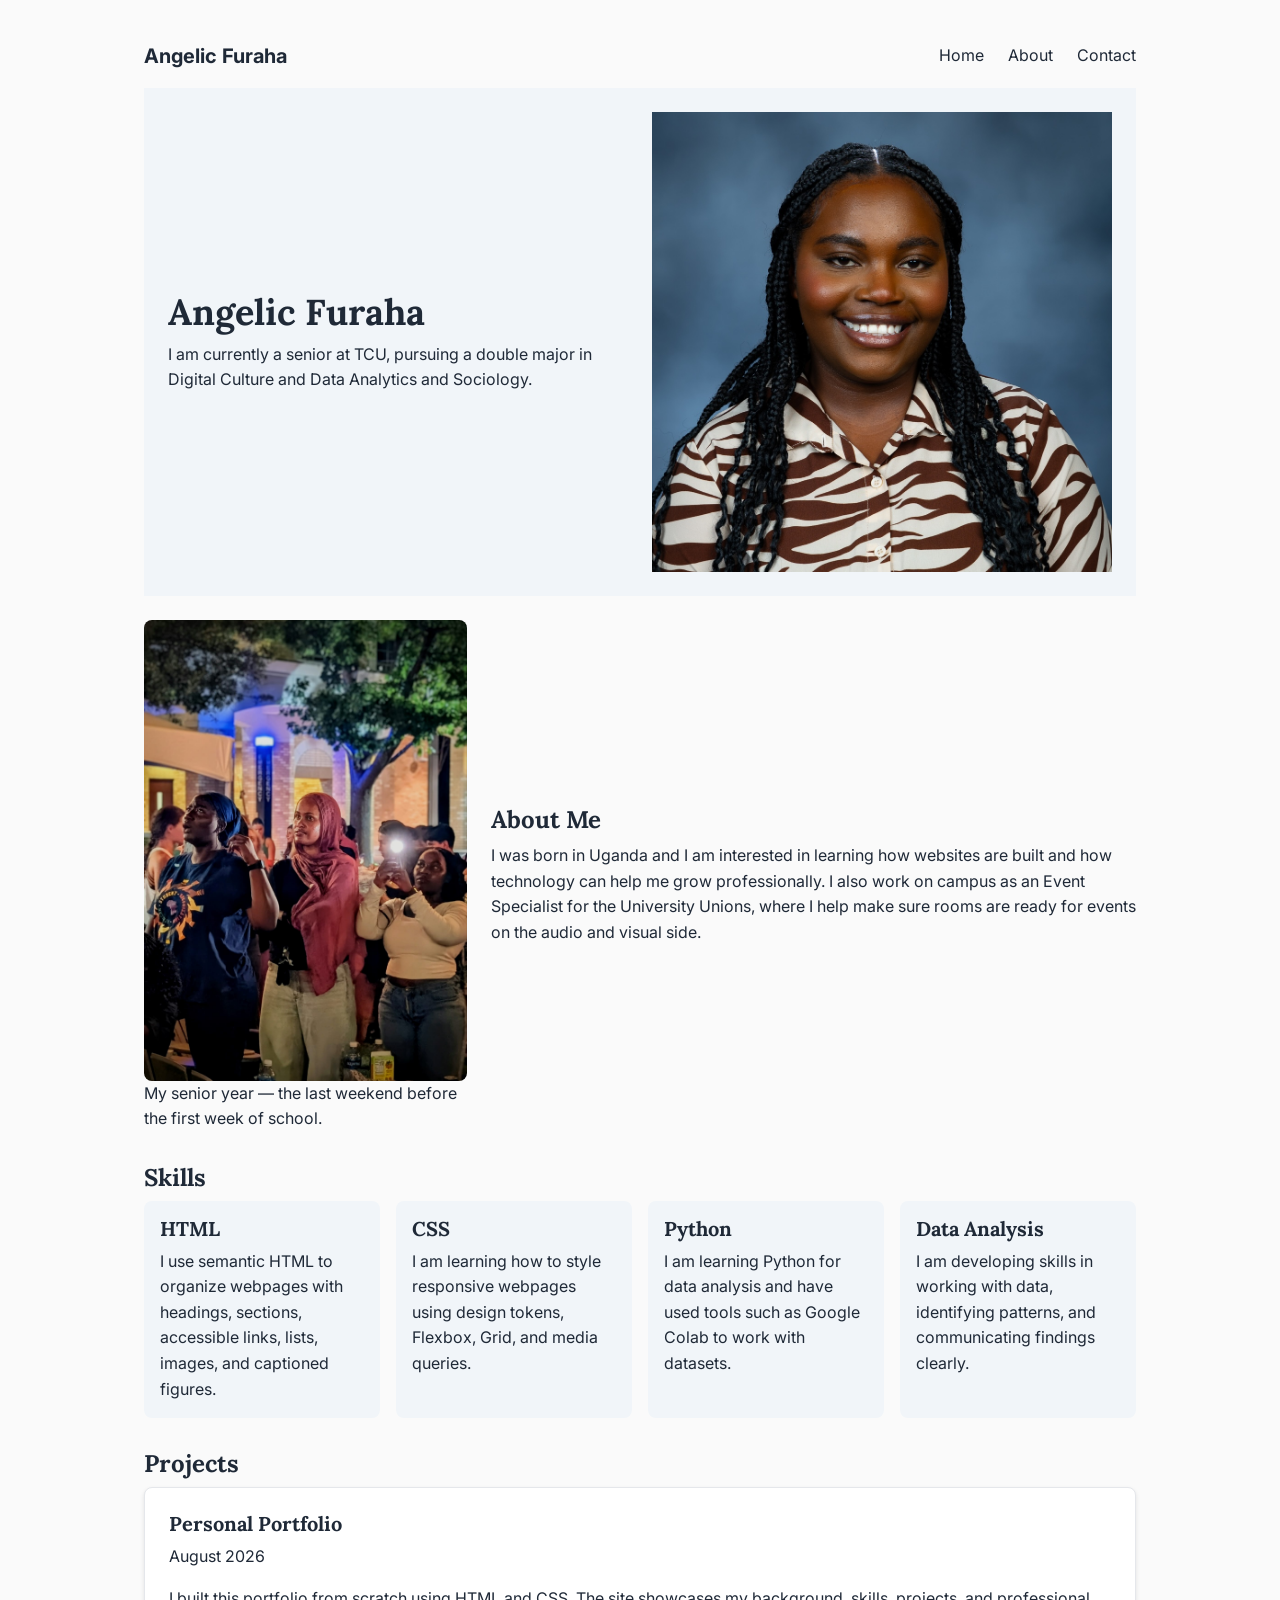
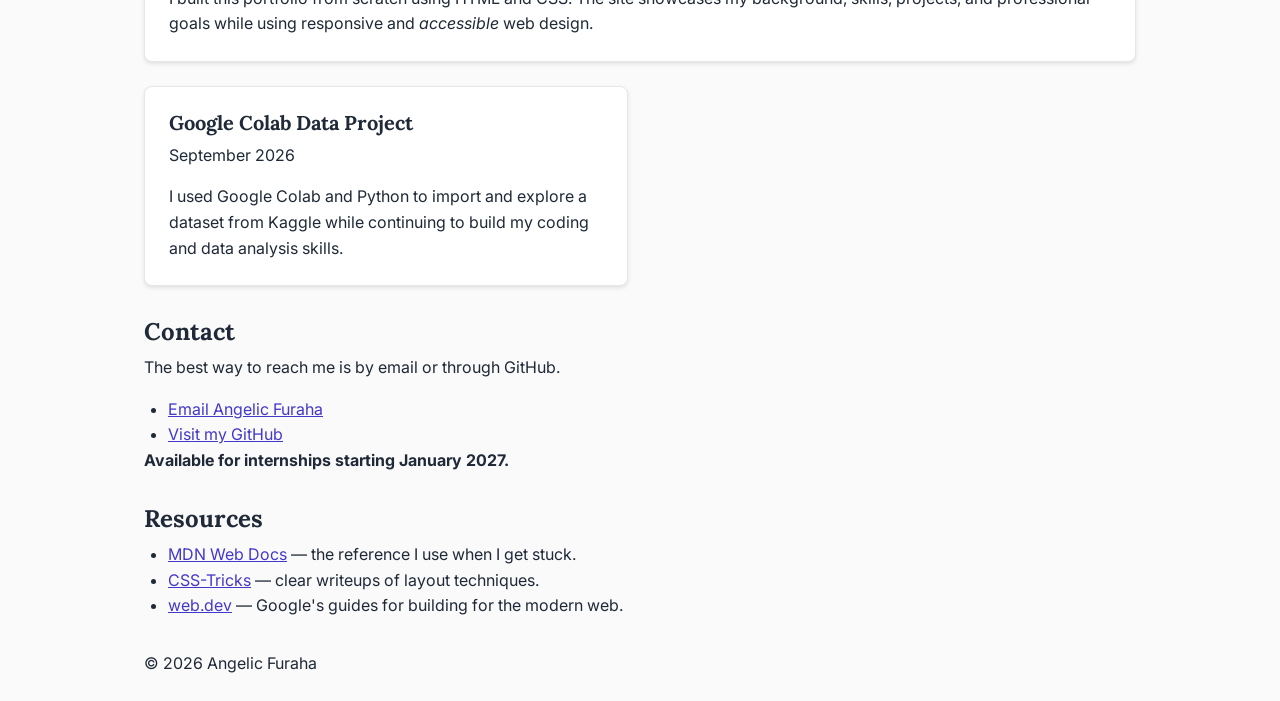
<file: index.html>
<!DOCTYPE html>
<html lang="en">

<head>
    <meta charset="UTF-8">
    <meta name="viewport" content="width=device-width, initial-scale=1.0">
    <title>Portfolio Home</title>
    <link rel="stylesheet" href="css/styles.css">
</head>

<body>

<nav class="nav-container">
   <a href="index.html" class="logo">Angelic Furaha</a>
   <div class="nav-links">
    <a href="index.html">Home</a>
    <a href="about.html">About</a>
    <a href="index.html#contact">Contact</a>
   </div>
</nav>

<header>
    <div class="header-text">
        <h1>Angelic Furaha</h1>
        <p>I am currently a senior at TCU, pursuing a double major in Digital Culture and Data Analytics and Sociology.</p>
    </div>

    <div class="header-pic">
        <img src="images/headshot_square.jpg" alt="Portrait of Angelic Furaha">
    </div>
</header>

<main>

    <section class="about">
        <div class="about-image">
            <figure>
                <img src="images/20260822_215015_6A0383.JPEG" alt="Fireworks during the weekend before the start of senior year">
                <figcaption>My senior year — the last weekend before the first week of school.</figcaption>
            </figure>
        </div>

        <div class="about-text">
            <h2 id="about">About Me</h2>
            <p>I was born in Uganda and I am interested in learning how websites are built and how technology can help me grow professionally. I also work on campus as an Event Specialist for the University Unions, where I help make sure rooms are ready for events on the audio and visual side.</p>
        </div>
    </section>

    <section id="skills">
        <h2>Skills</h2>

        <ul class="skills-grid">
            <li class="skill-card">
                <h3>HTML</h3>
                <p>I use semantic HTML to organize webpages with headings, sections, accessible links, lists, images, and captioned figures.</p>
            </li>

            <li class="skill-card">
                <h3>CSS</h3>
                <p>I am learning how to style responsive webpages using design tokens, Flexbox, Grid, and media queries.</p>
            </li>

            <li class="skill-card">
                <h3>Python</h3>
                <p>I am learning Python for data analysis and have used tools such as Google Colab to work with datasets.</p>
            </li>

            <li class="skill-card">
                <h3>Data Analysis</h3>
                <p>I am developing skills in working with data, identifying patterns, and communicating findings clearly.</p>
            </li>
        </ul>
    </section>

    <section id="projects">
        <h2>Projects</h2>

        <ul class="project-list">
            <li class="project-card featured">
                <h3>Personal Portfolio</h3>
                <p><time datetime="2026-08">August 2026</time></p>
                <p>I built this portfolio from scratch using HTML and CSS. The site showcases my background, skills, projects, and professional goals while using responsive and <em>accessible</em> web design.</p>
            </li>

            <li class="project-card">
                <h3>Google Colab Data Project</h3>
                <p><time datetime="2026-09">September 2026</time></p>
                <p>I used Google Colab and Python to import and explore a dataset from Kaggle while continuing to build my coding and data analysis skills.</p>
            </li>
        </ul>
    </section>

    <section id="contact">
        <h2>Contact</h2>
        <p>The best way to reach me is by email or through GitHub.</p>

        <ul>
            <li><a href="mailto:afuaha@tcu.edu">Email Angelic Furaha</a></li>
            <li><a href="https://github.com/furahaangelic-ai" target="_blank" rel="noopener">Visit my GitHub</a></li>
        </ul>

        <p><strong>Available for internships starting January 2027.</strong></p>
    </section>

</main>

<aside id="resources">
    <h2>Resources</h2>

    <ul>
        <li><a href="https://developer.mozilla.org/" target="_blank" rel="noopener">MDN Web Docs</a> — the reference I use when I get stuck.</li>
        <li><a href="https://css-tricks.com/" target="_blank" rel="noopener">CSS-Tricks</a> — clear writeups of layout techniques.</li>
        <li><a href="https://web.dev/" target="_blank" rel="noopener">web.dev</a> — Google's guides for building for the modern web.</li>
    </ul>
</aside>

<footer>
    <p>&copy; 2026 Angelic Furaha</p>
</footer>

</body>
</html>
</file>
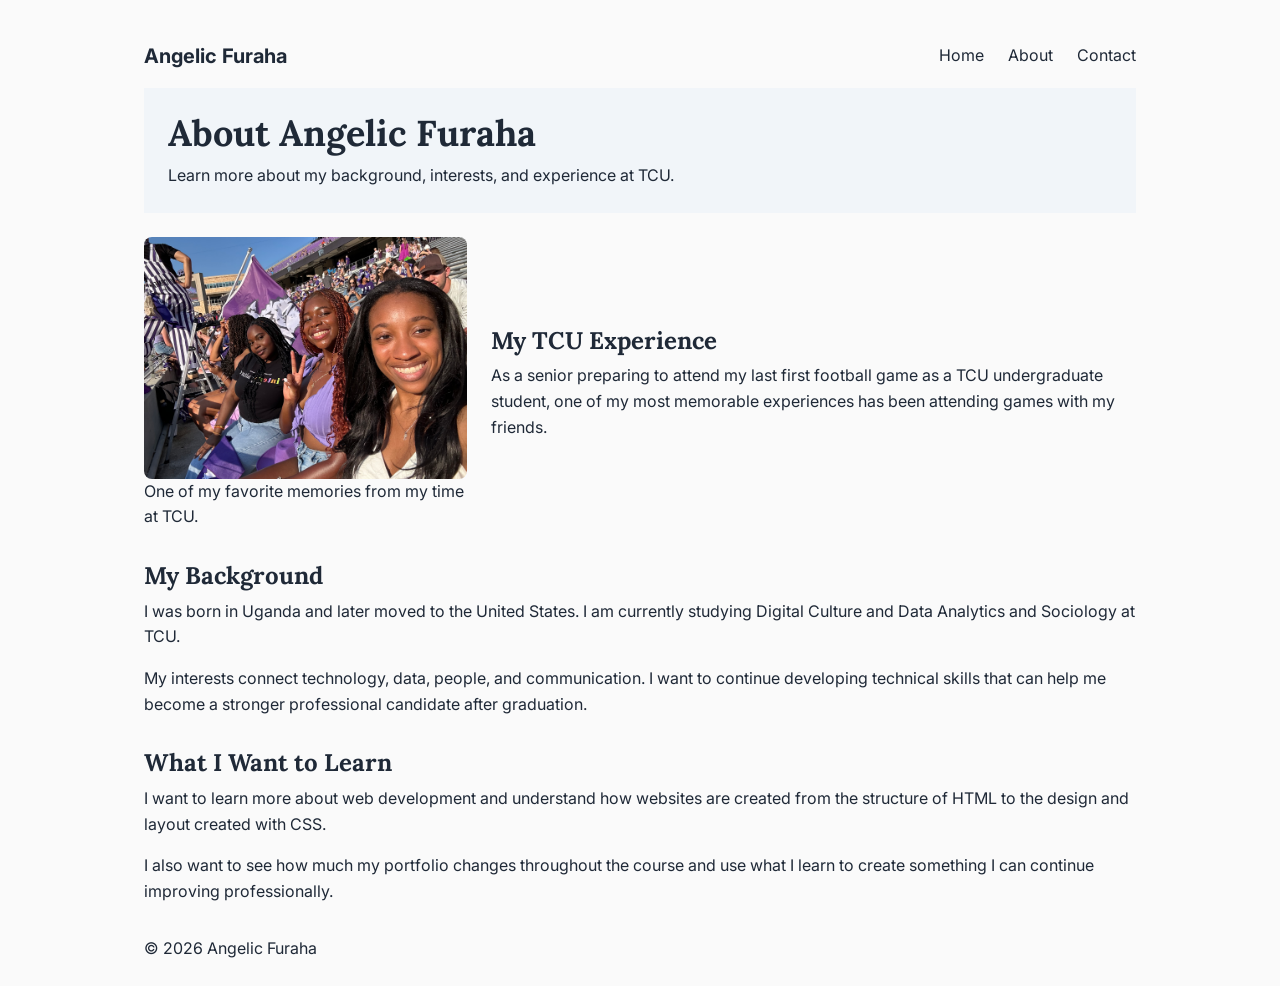
<file: about.html>
<!DOCTYPE html>
<html lang="en">

<head>
    <meta charset="UTF-8">
    <meta name="viewport" content="width=device-width, initial-scale=1.0">
    <title>About Angelic Furaha</title>
    <link rel="stylesheet" href="css/styles.css">
</head>

<body>

<nav class="nav-container">
   <a href="index.html" class="logo">Angelic Furaha</a>
   <div class="nav-links">
    <a href="index.html">Home</a>
    <a href="about.html">About</a>
    <a href="index.html#contact">Contact</a>
   </div>
</nav>

<header>
    <div class="header-text">
        <h1>About Angelic Furaha</h1>
        <p>Learn more about my background, interests, and experience at TCU.</p>
    </div>
</header>

<main>

    <section class="about">
        <div class="about-image">
            <figure>
                <img src="images/IMG_9199.jpeg" alt="Angelic Furaha attending a TCU football game">
                <figcaption>One of my favorite memories from my time at TCU.</figcaption>
            </figure>
        </div>

        <div class="about-text">
            <h2>My TCU Experience</h2>
            <p>As a senior preparing to attend my last first football game as a TCU undergraduate student, one of my most memorable experiences has been attending games with my friends.</p>
        </div>
    </section>

    <section>
        <h2>My Background</h2>
        <p>I was born in Uganda and later moved to the United States. I am currently studying Digital Culture and Data Analytics and Sociology at TCU.</p>

        <p>My interests connect technology, data, people, and communication. I want to continue developing technical skills that can help me become a stronger professional candidate after graduation.</p>
    </section>

    <section>
        <h2>What I Want to Learn</h2>
        <p>I want to learn more about web development and understand how websites are created from the structure of HTML to the design and layout created with CSS.</p>

        <p>I also want to see how much my portfolio changes throughout the course and use what I learn to create something I can continue improving professionally.</p>
    </section>

</main>

<footer>
    <p>&copy; 2026 Angelic Furaha</p>
</footer>

</body>
</html>
</file>
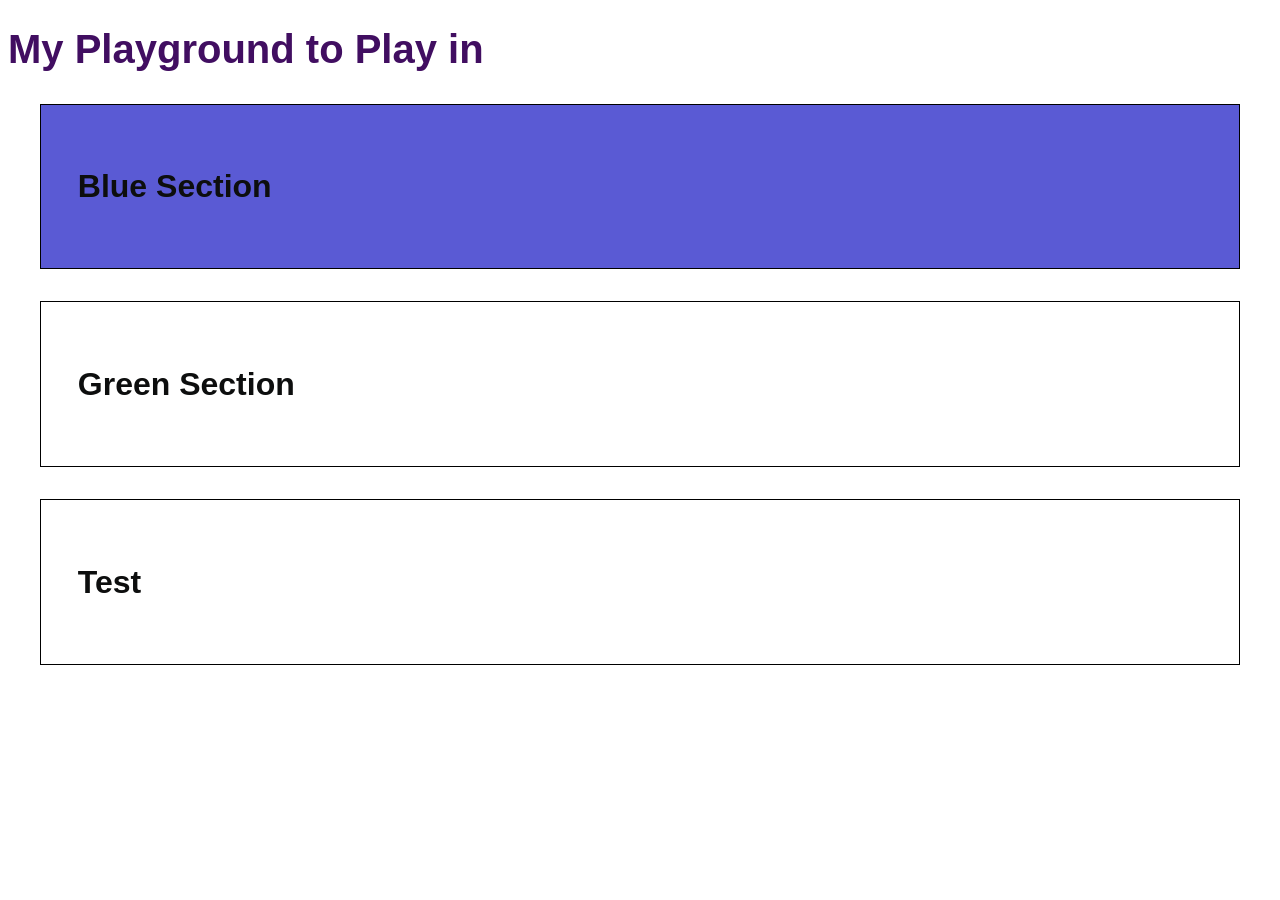
<file: sandbox.html>
<!DOCTYPE html>
<html lang="en">
<head>
    <meta charset="UTF-8">
    <meta name="viewport" content="width=device-width, initial-scale=1.0">
    <title>Document</title>

<!-- Inline CSS for learning purposes -->

<style>

h1 {
    color: rgb(65, 14, 97);


font-family:'Gill Sans', 'Gill Sans MT', Calibri, 'Trebuchet MS', sans-serif;
font-size: 2.5em;

}

h2 {
    color: rgb(13, 14, 14);
    font-family:'Gill Sans', 'Gill Sans MT', Calibri, 'Trebuchet MS', sans-serif;
    font-size: 2em;
    padding: 1em;
}
.blue{
    background-color: rgb(90, 90, 212);
}

section {
    border: 1px solid black;
    margin: 2em; 
    padding: .3em;
}



</style>







</head>
<body>

<main> 

    <h1> My Playground to Play in </h1>

<section class="blue">

    <h2> Blue Section </h2>

</section>


<section class="green">
    <h2> Green Section </h2>
</section>

<section>
    <h2> Test</h2>
</section>









</main>











    
</body>
 
</html>
</file>
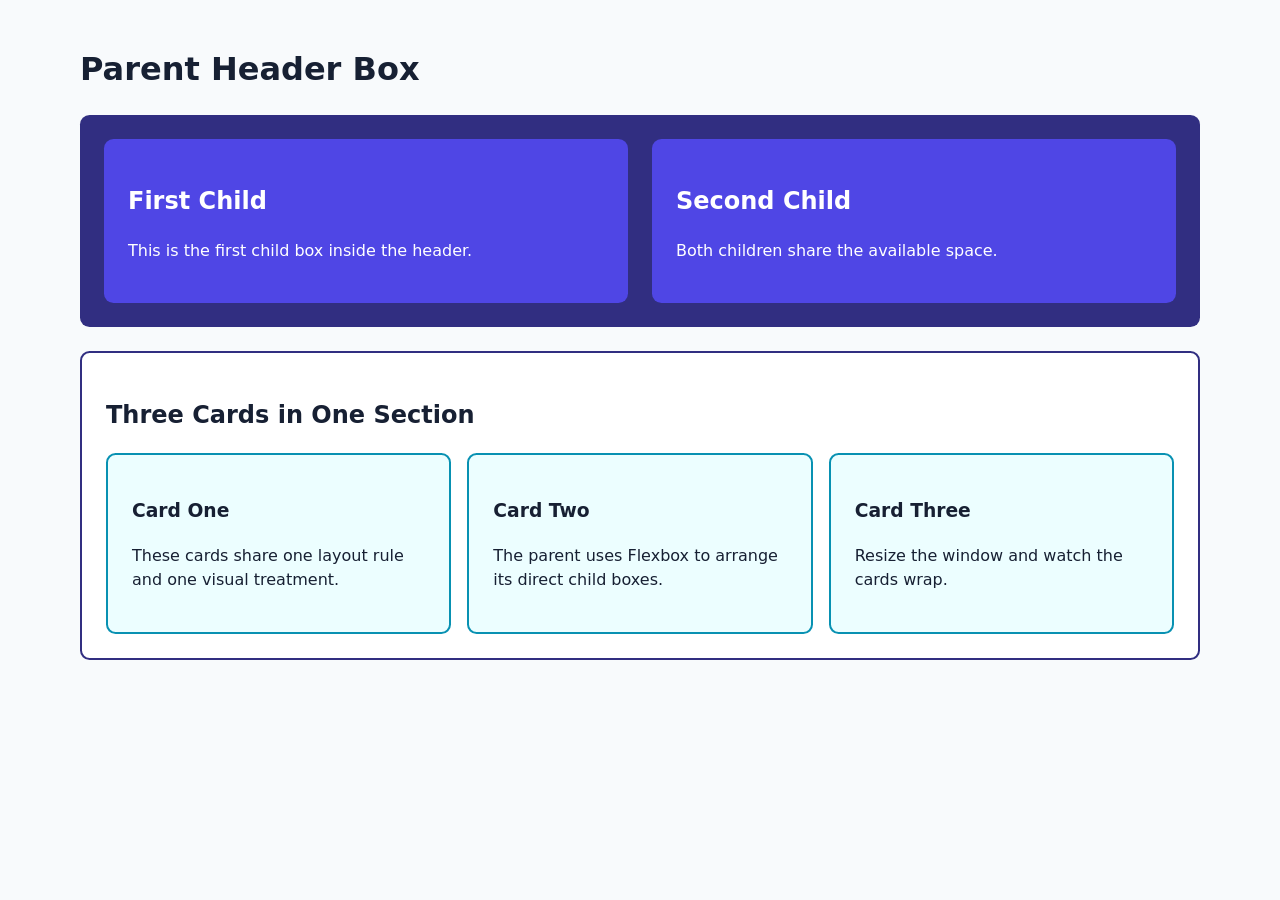
<file: sandbox-says/sandbox07.html>
<!doctype html>
<html lang="en">

<head>
    <meta charset="utf-8">
    <meta name="viewport" content="width=device-width, initial-scale=1">
    <title>Student: Flexbox Practice Exercise</title>

    <style>
        :root {
            /* Color */
            --color-bg: #f8fafc;
            --color-surface: #ffffff;
            --color-surface-alt: #ecfeff;
            --color-text: #172033;
            --color-border: #0891b2;
            --color-accent: #312e81;
            --color-accent-alt: #4f46e5;
            --color-on-accent: #ffffff;

            /* Spacing */
            --space-md: 1rem;
            --space-lg: 1.5rem;

            /* Structure */
            --radius-md: 0.6rem;
        }

        * {
            box-sizing: border-box;
        }

        body {
            margin: 0;
            background-color: var(--color-bg);
            color: var(--color-text);
            font-family: system-ui, sans-serif;
            line-height: 1.5;
        }

        .page {
            width: min(90%, 70rem);
            margin: 0 auto;
            padding: var(--space-lg) 0;
        }

        /* The parent box. Flexbox arranges its direct children. */
        header {
            display: flex;
            flex-wrap: wrap; /* step3 add flex wrap to the header everything done in card need to be in header */
            align-items: center;
            gap: var(--space-lg);
            padding: var(--space-lg);
            background-color: var(--color-accent);
            color: var(--color-on-accent);
            border-radius: var(--radius-md);
        }

        /* flex: 1 shares the space between the children. */
        .header-child {
            flex: 1;
            min-width: 16rem; /* step4 add a min width to the header child */
            padding: var(--space-lg);
            background-color: var(--color-accent-alt);
            border-radius: var(--radius-md);
        }

        .cards-section {
            margin-top: var(--space-lg);
            padding: var(--space-lg);
            background-color: var(--color-surface);
            border: 2px solid var(--color-accent);
            border-radius: var(--radius-md);
        }

        .cards {
            display: flex;          /* flex box*/
            flex-wrap: wrap;         /*step1 change how the appear by using flex wrap */
            gap: var(--space-md);
        }

        .card {
            flex: 1;
            min-width: 12rem; /* step2 add a min width to the card */
            padding: var(--space-lg);
            background-color: var(--color-surface-alt);
            border: 2px solid var(--color-border);
            border-radius: var(--radius-md);
        }
    </style>
</head>

<body>

    <main class="page">

        <h1>Parent Header Box</h1>

        <header>

            <div class="header-child">
                <h2>First Child</h2>
                <p>This is the first child box inside the header.</p>
            </div>

            <div class="header-child">
                <h2>Second Child</h2>
                <p>Both children share the available space.</p>
            </div>

        </header>

        <section class="cards-section">

            <h2>Three Cards in One Section</h2>

            <div class="cards">

                <article class="card">
                    <h3>Card One</h3>
                    <p>These cards share one layout rule and one visual treatment.</p>
                </article>

                <article class="card">
                    <h3>Card Two</h3>
                    <p>The parent uses Flexbox to arrange its direct child boxes.</p>
                </article>

                <article class="card">
                    <h3>Card Three</h3>
                    <p>Resize the window and watch the cards wrap.</p>
                </article>

            </div>

        </section>

    </main>

</body>

</html>
</file>
<file: css/styles.css>
@import url('https://fonts.googleapis.com/css2?family=Inter:wght@400;600&family=Lora:wght@400;700&display=swap');

/* ==========================
   1. RESET
   ========================== */
*,
*::before,
*::after {
    box-sizing: border-box;
    margin: 0;
    padding: 0;
}

img {
    max-width: 100%;
    height: auto;
    display: block;
}

/* ==========================
   2. DESIGN TOKENS
   ========================== */
   
:root {
    /* Color */
    --color-bg: #fafafa;
    --color-surface: #ffffff;
    --color-text: #1f2937;
    --color-muted: #4b5563;
    --color-accent: #4338ca;

    /* Spacing - a modular scale */
    --space-sm: 0.5rem;
    --space-md: 1rem;
    --space-lg: 1.5rem;
    --space-xl: 2rem;

    /* Typography */
    --text-base: 1rem;
    --text-h3: 1.25rem;
    --text-h2: 1.5rem;
    --text-h1: 2.25rem;
    --leading-body: 1.6;
    --leading-heading: 1.2;

    /* Layout */
    --page-width: 64rem;
    --reading-width: 70ch;

    /* existing tokens */
    --font-stack: 'Inter', system-ui, -apple-system, sans-serif;
    --font-serif: 'Lora', Georgia, serif;
    --color-surface-alt: #f1f5f9;
    --radius-md: 8px;
    --color-border: #e5e7eb;
    --shadow-sm: 0 2px 4px rgba(0, 0, 0, 0.1);
}

/* ==========================
   3. BASE ELEMENT STYLES
   ========================== */
   
body {
    font-family: var(--font-stack);
    /* existing Lab 05 declarations */
    background-color: var(--color-bg);
    color: var(--color-text);
    font-size: var(--text-base);
    line-height: var(--leading-body);
}

h1 { 
    font-size: var(--text-h1); 
    line-height: var(--leading-heading); 
}

h2 { 
    font-size: var(--text-h2); 
    line-height: var(--leading-heading); 
}

h3 { 
    font-size: var(--text-h3); 
    line-height: var(--leading-heading); 
}

h1, h2, h3 { 
    font-family: var(--font-serif);
    line-height: var(--leading-heading);
    margin-bottom: var(--space-sm); 
}

p { 
    margin-bottom: var(--space-md); 
}

p:last-child { 
    margin-bottom: 0; 
}

a { 
    color: var(--color-accent); 
}

ul { 
    padding-left: var(--space-lg); 
}

a:focus-visible {
    outline: 2px solid var(--color-accent);
    outline-offset: 2px;
}

/* ==========================
   4. LAYOUT
   Breakpoints used in this file:
     768px — tablet and larger
   ========================== */
   
body {
    max-width: var(--page-width);
    margin: 0 auto;
    padding: var(--space-lg) var(--space-md);
}

header {
    display: flex;
    align-items: center;
    gap: var(--space-lg);
    padding: var(--space-lg);
    background-color: var(--color-surface-alt);
    margin-bottom: var(--space-lg);
    flex-wrap: wrap;
}

.header-text { 
    flex: 1; 
    min-width: 16rem; 
}

.header-pic {
    flex: 1;
    background-color: var(--color-surface);
    min-height: 18rem;
    border-radius: var(--radius-md);
    display: flex;
    align-items: center;
    justify-content: center;
    color: var(--color-muted);
    min-width: 16rem;
}

nav {
    padding: var(--space-md) 0;
}

nav a {
    color: var(--color-text);
    text-decoration: none;
    transition: color 0.2s;
}

nav a:hover { 
    color: var(--color-accent); 
}

section, aside { 
    margin-bottom: var(--space-xl); 
}

.skills-grid {
    list-style: none;
    padding-left: 0;
    display: grid;
    grid-template-columns: repeat(auto-fit, minmax(12rem, 1fr));
    gap: var(--space-md);
}

.skill-card {
    padding: var(--space-md);
    background-color: var(--color-surface-alt);
    border-radius: var(--radius-md);
}

.about {
    display: flex;
    flex-wrap: wrap;
    align-items: center;
    gap: var(--space-lg);
}

.about-image { 
    flex: 1; 
    min-width: 16rem; 
}

.about-image img { 
    width: 100%; 
    border-radius: var(--radius-md); 
}

.about-text { 
    flex: 2; 
    min-width: 16rem; 
    max-width: var(--reading-width); 
}

.project-list {
    list-style: none;
    padding-left: 0;
    display: grid;
    grid-template-columns: 1fr;
    gap: var(--space-lg);
}

@media (min-width: 768px) {
    .project-list { 
        grid-template-columns: 1fr 1fr; 
    }

    .project-card.featured { 
        grid-column: span 2; 
    }
}

.project-card {
    padding: var(--space-lg);
    background-color: var(--color-surface);
    border: 1px solid var(--color-border);
    border-radius: var(--radius-md);
    box-shadow: var(--shadow-sm);
}

.nav-container {
    display: flex;
    justify-content: space-between;
    align-items: center;
    flex-wrap: wrap;
    gap: var(--space-md);
}

.nav-links { 
    display: flex; 
    gap: var(--space-lg); 
}

.logo {
    font-size: var(--text-h3);
    font-weight: bold;
    color: var(--color-text);
    text-decoration: none;
}
</file>
